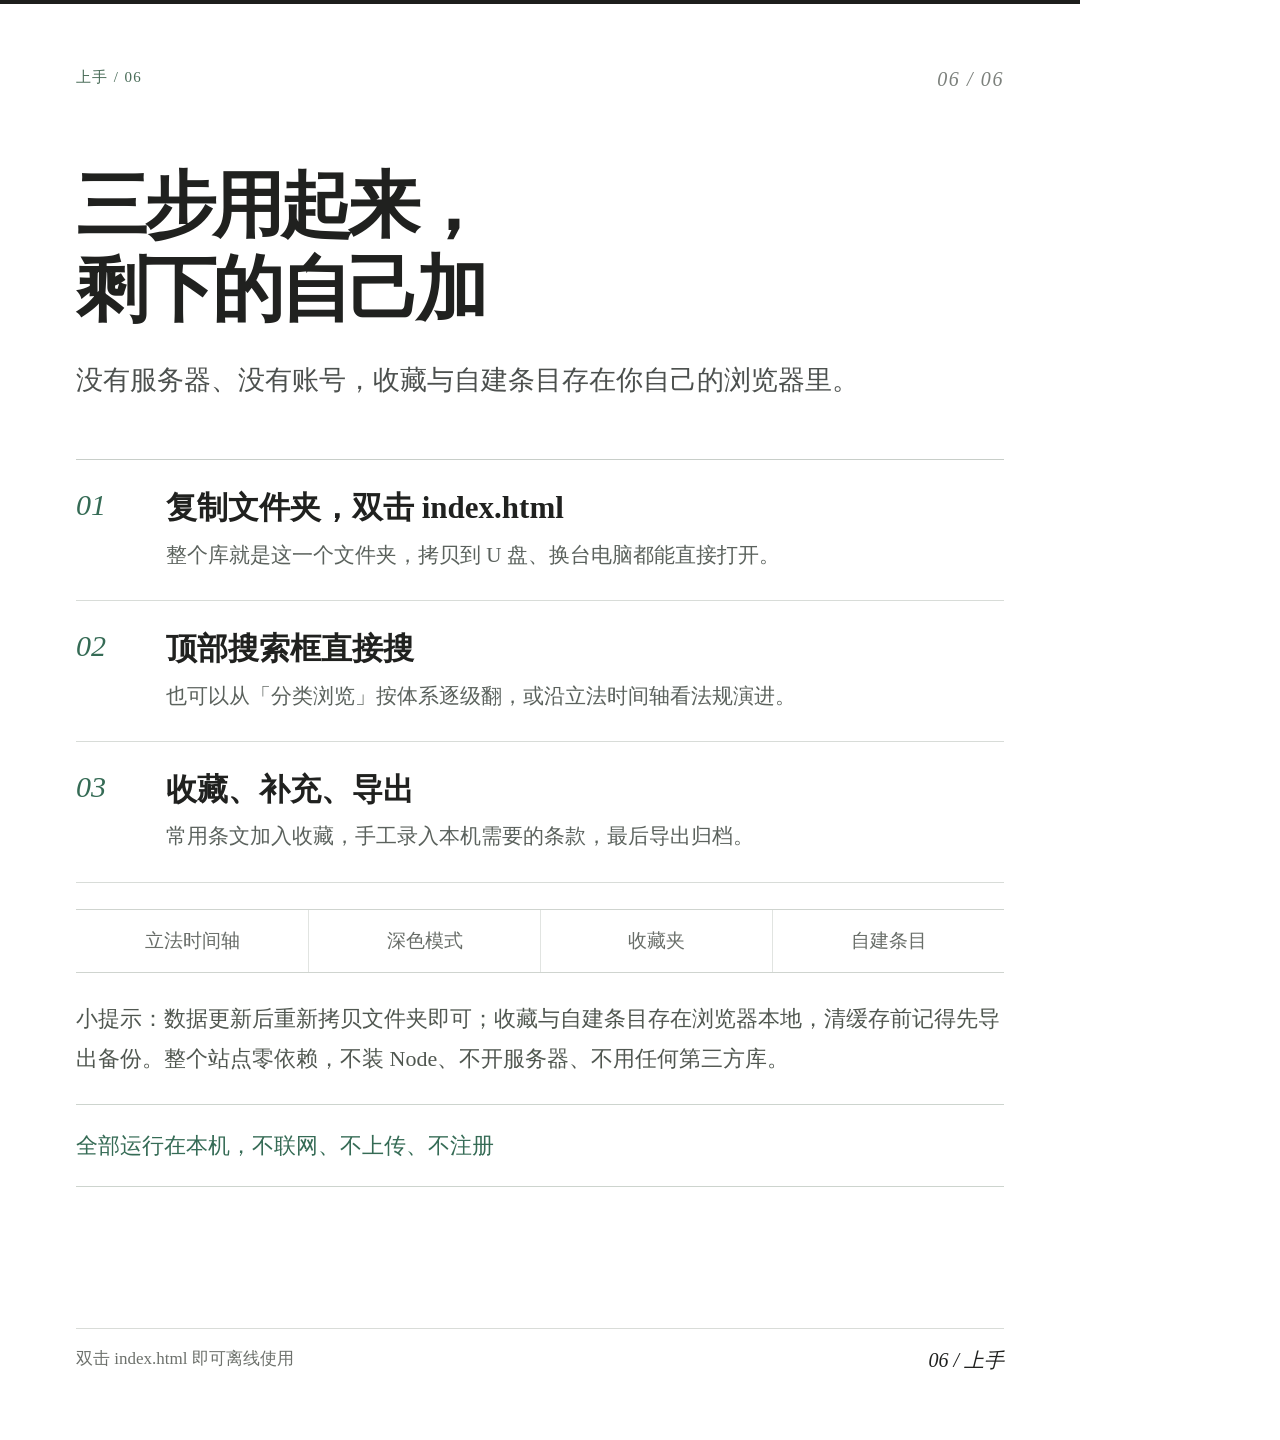
<file: xhs/out/slide-06.html>
<!doctype html><html lang="zh-CN"><head><meta charset="utf-8"><meta name="viewport" content="width=1080,initial-scale=1"><title>三步用起来，
剩下的自己加</title><style>
*{box-sizing:border-box}html,body{margin:0;width:1080px;height:1440px}body{background:#fff;color:#20211f;font-family:Georgia,"Source Han Serif SC","Noto Serif CJK SC","Songti SC",SimSun,serif;-webkit-font-smoothing:antialiased} .slide{position:relative;width:1080px;height:1440px;padding:64px 76px 66px;overflow:hidden;display:flex;flex-direction:column;border-top:4px solid #1d1e1c} .topline{display:flex;justify-content:space-between;align-items:start;height:86px;font-size:15px;letter-spacing:.09em;color:#496c58}.page-index{font:italic 20px Georgia,serif;color:#7c807c;letter-spacing:.08em}.intro{flex:none}.intro h1{font-size:72px;line-height:1.17;letter-spacing:-.055em;margin:10px 0 28px;font-weight:700}.intro p{font-size:27px;line-height:1.55;color:#4c504e;margin:0}.content{margin-top:57px;display:flex;flex-direction:column;gap:26px;flex:1;min-height:0}.footer{flex:none;display:flex;justify-content:space-between;border-top:1px solid #d9dcd8;padding-top:18px;margin-top:30px;color:#6d716c;font-size:17px}.footer em{font:italic 20px Georgia,serif;color:#20211f}.feature{border:1px solid #b8cbbf;border-radius:7px;background:linear-gradient(108deg,#fff 0%,#f4faf7 100%);padding:29px 32px 31px}.eyebrow{font-size:16px;font-weight:700;letter-spacing:.12em;color:var(--accent);margin-bottom:15px}.feature h2{font-size:33px;line-height:1.36;margin:0 0 12px}.feature p{font-size:20px;line-height:1.7;color:#5c625d;margin:0}.steps{border-top:1px solid #c8cec9}.step{display:grid;grid-template-columns:80px 1fr;gap:10px;padding:28px 0;border-bottom:1px solid #d8dcd8}.step-no{font:italic 30px Georgia,serif;color:var(--accent)}.step h2{font-size:31px;line-height:1.3;margin:0 0 10px}.step p{font-size:21px;color:#5b625d;line-height:1.6;margin:0}.compare{border-top:1px solid #bfc6c0}.compare-panel{min-height:228px;padding:26px 30px 26px 180px;border-bottom:1px solid #cfd4cf;position:relative}.compare-label{position:absolute;left:0;top:30px;font:italic 24px Georgia,serif;color:#777e77}.compare-panel.after{background:#f6faf7}.compare-panel.after h2{color:var(--accent)}.compare h2{font-size:31px;margin:4px 0 17px}.compare p{font-size:21px;line-height:1.7;color:#59615c;margin:0}.rows{border-top:1px solid #bfc6c0}.row{display:grid;grid-template-columns:55px minmax(0,1fr) 260px 16px;align-items:center;gap:16px;min-height:104px;border-bottom:1px solid #d9ded9}.row-mark{font:italic 19px Georgia,serif;color:var(--accent)}.row h2{font-size:25px;margin:0}.row p{font-size:18px;line-height:1.4;color:#6a706b;margin:0}.chevron{font:28px Georgia,serif;color:#aeb5ae}.chips{display:grid;grid-template-columns:repeat(4,1fr);border-top:1px solid #cfd4cf;border-bottom:1px solid #cfd4cf}.chips span{text-align:center;padding:18px 8px;color:#686d68;font-size:19px}.chips span+span{border-left:1px solid #e1e4e1}.rule-text{border-top:1px solid #cdd4ce;border-bottom:1px solid #cdd4ce;padding:24px 0;font-size:22px;line-height:1.5;color:var(--accent)}.paragraph{font-size:22px;line-height:1.8;color:#505750;margin:0}.picture{margin:0;border:1px solid #d8ddd8;border-radius:6px;padding:14px;background:#fbfcfa}.picture img{display:block;width:100%;height:400px;object-fit:contain}.picture figcaption{font-size:16px;color:#717770;margin:12px 4px 0}.footer,.topline,.content,.intro{position:relative;z-index:1}
</style></head><body><main class="slide" style="--accent:#356b55"><header class="topline"><span>上手 / 06</span><span class="page-index">06 / 06</span></header><section class="intro"><h1>三步用起来，<br>剩下的自己加</h1><p>没有服务器、没有账号，收藏与自建条目存在你自己的浏览器里。</p></section><div class="content"><section class="steps"><article class="step"><span class="step-no">01</span><div><h2>复制文件夹，双击 index.html</h2><p>整个库就是这一个文件夹，拷贝到 U 盘、换台电脑都能直接打开。</p></div></article><article class="step"><span class="step-no">02</span><div><h2>顶部搜索框直接搜</h2><p>也可以从「分类浏览」按体系逐级翻，或沿立法时间轴看法规演进。</p></div></article><article class="step"><span class="step-no">03</span><div><h2>收藏、补充、导出</h2><p>常用条文加入收藏，手工录入本机需要的条款，最后导出归档。</p></div></article></section><section class="chips"><span>立法时间轴</span><span>深色模式</span><span>收藏夹</span><span>自建条目</span></section><p class="paragraph">小提示：数据更新后重新拷贝文件夹即可；收藏与自建条目存在浏览器本地，清缓存前记得先导出备份。整个站点零依赖，不装 Node、不开服务器、不用任何第三方库。</p><div class="rule-text">全部运行在本机，不联网、不上传、不注册</div></div><footer class="footer"><span>双击 index.html 即可离线使用</span><em>06 / 上手</em></footer></main><script>const s=document.querySelector('.slide'),c=document.querySelector('.content');document.documentElement.dataset.overflow=(s.scrollHeight>s.clientHeight||c.scrollHeight>c.clientHeight+2)?'true':'false';</script></body></html>
</file>
